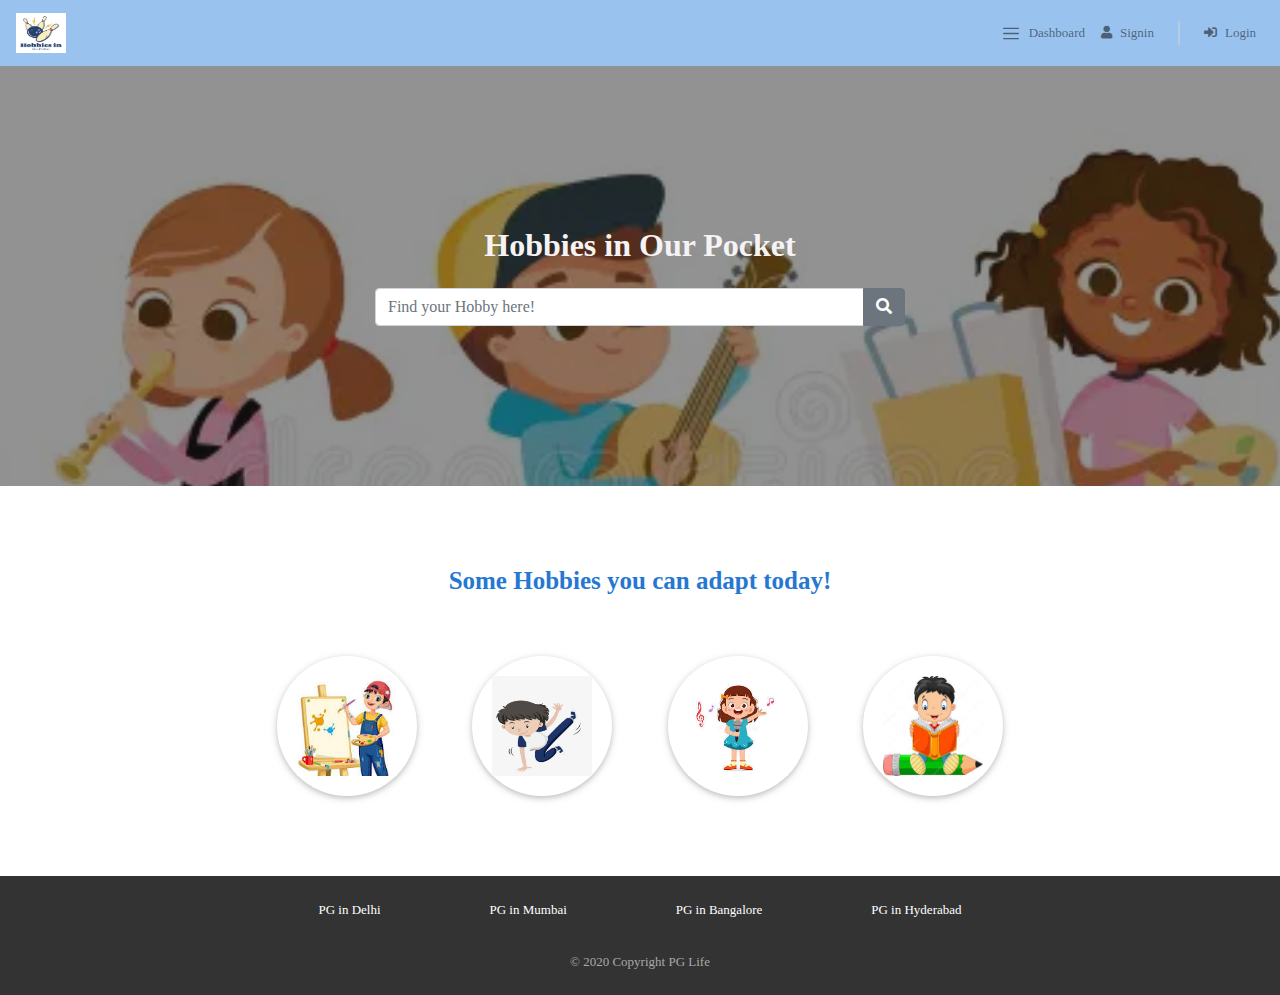
<file: index.html>
<!DOCTYPE html>
<html lang="en">

<head>
    <meta name="viewport" content="width=device-width, initial-scale=1">
    <title>Welcome | Hobbies in Our Pocket</title>

    <link href="css/bootstrap.min.css" rel="stylesheet" />
    <link href="https://use.fontawesome.com/releases/v5.11.2/css/all.css" rel="stylesheet" />
    <link href="https://fonts.googleapis.com/css2?family=Open+Sans:ital,wght@0,300;0,400;0,600;0,700;0,800;1,300;1,400;1,600;1,700;1,800&display=swap" rel="stylesheet" />
    <link href="css/common.css" rel="stylesheet" />
    <link href="css/home.css" rel="stylesheet" />
</head>

<body>
    <div class="header sticky-top">
        <nav class="navbar navbar-expand-md navbar-light">
            <a class="navbar-brand" href="index.html">
                <img src="img/logo-png.png" alt="Logo">
            </a>
            <button class="navbar-toggler" type="button" data-toggle="collapse" data-target="#my-navbar">
                <span class="navbar-toggler-icon"></span>
            </button>

            <div class="collapse navbar-collapse justify-content-end" id="my-navbar">
                <ul class="navbar-nav">
                    <li class="nav-item">
                        <a class="nav-link" href="#" data-toggle="modal" data-target="#dashboard-modal">
                            <i class="material navbar-toggler-icon"></i>Dashboard  
                        </a>
                    </li>
                    <li class="nav-item">
                        <a class="nav-link" href="#" data-toggle="modal" data-target="#signup-modal">
                            <i class="fas fa-user"></i>Signin
                        </a>
                    </li>
                    <div class="nav-vl"></div>
                    <li class="nav-item">
                        <a class="nav-link" href="#" data-toggle="modal" data-target="#login-modal">
                            <i class="fas fa-sign-in-alt"></i>Login
                        </a>
                    </li>
                </ul>
            </div>
        </nav>
    </div>

    <div id="loading">
    </div>
    
    <div class="banner-container" style="background-image: url('img/background.jpeg');">
        <h2 class="white pb-3">Hobbies in Our Pocket</h2>
        
        <form id="search-form">
            <div class="input-group city-search">
                <input type="text" class="form-control input-city" id='city' name='city' placeholder="Find your Hobby here!" />
                <div class="input-group-append">
                    <button type="submit" class="btn btn-secondary">
                        <i class="fa fa-search"></i>
                    </button>
                </div>
            </div>
        </form>
    </div>

    <div class="page-container">
        <h1 class="city-heading">
            Some Hobbies you can adapt today!
        </h1>
        <div class="row">
            <div class="city-card-container col-md">
                <a href="property_list.html">
                    <div class="city-card rounded-circle">
                        <img src="img/painting.jpeg" class="city-img" />
                    </div>
                </a>
            </div>

            <div class="city-card-container col-md">
                <a href="property_list.html">
                    <div class="city-card rounded-circle">
                        <img src="img/dancing.png" class="city-img" />
                    </div>
                </a>
            </div>

            <div class="city-card-container col-md">
                <a href="property_list.html">
                    <div class="city-card rounded-circle">
                        <img src="img/singing.jpeg" class="city-img" />
                    </div>
                </a>
            </div>

            <div class="city-card-container col-md">
                <a href="property_list.html">
                    <div class="city-card rounded-circle">
                        <img src="img/reading.jpeg" class="city-img" />
                    </div>
                </a>
            </div>
        </div>
    </div>

    <div class="modal fade" id="signup-modal" tabindex="-1" role="dialog" aria-labelledby="signup-heading" aria-hidden="true">
        <div class="modal-dialog" role="document">
            <div class="modal-content">
                <div class="modal-header">
                    <h5 class="modal-title" id="signup-heading">Signup with PGLife</h5>
                    <button type="button" class="close" data-dismiss="modal" aria-label="Close">
                        <span aria-hidden="true">&times;</span>
                    </button>
                </div>

                <div class="modal-body">
                    <form id="signup-form" class="form" role="form">
                        <div class="input-group form-group">
                            <div class="input-group-prepend">
                                <span class="input-group-text">
                                    <i class="fas fa-user"></i>
                                </span>
                            </div>
                            <input type="text" class="form-control" name="full_name" placeholder="Full Name" maxlength="30" required>
                        </div>

                        <div class="input-group form-group">
                            <div class="input-group-prepend">
                                <span class="input-group-text">
                                    <i class="fas fa-phone-alt"></i>
                                </span>
                            </div>
                            <input type="text" class="form-control" name="phone" placeholder="Phone Number" maxlength="10" minlength="10" required>
                        </div>

                        <div class="input-group form-group">
                            <div class="input-group-prepend">
                                <span class="input-group-text">
                                    <i class="fas fa-envelope"></i>
                                </span>
                            </div>
                            <input type="email" class="form-control" name="email" placeholder="Email" required>
                        </div>

                        <div class="input-group form-group">
                            <div class="input-group-prepend">
                                <span class="input-group-text">
                                    <i class="fas fa-lock"></i>
                                </span>
                            </div>
                            <input type="password" class="form-control" name="password" placeholder="Password" minlength="6" required>
                        </div>

                        <div class="input-group form-group">
                            <div class="input-group-prepend">
                                <span class="input-group-text">
                                    <i class="fas fa-university"></i>
                                </span>
                            </div>
                            <input type="text" class="form-control" name="college_name" placeholder="College Name" maxlength="150" required>
                        </div>

                        <div class="form-group">
                            <span>I'm a</span>
                            <input type="radio" class="ml-3" id="gender-male" name="gender" value="male" /> Male
                            <label for="gender-male">
                            </label>
                            <input type="radio" class="ml-3" id="gender-female" name="gender" value="female" />
                            <label for="gender-female">
                                Female
                            </label>
                        </div>

                        <div class="form-group">
                            <button type="submit" class="btn btn-block btn-primary">Create Account</button>
                        </div>
                    </form>
                </div>

                <div class="modal-footer">
                    <span>Already have an account?
                        <a href="#" data-dismiss="modal" data-toggle="modal" data-target="#login-modal">Login</a>
                    </span>
                </div>
            </div>
        </div>
    </div>

    <div class="modal fade" id="login-modal" tabindex="-1" role="dialog" aria-labelledby="login-heading" aria-hidden="true">
        <div class="modal-dialog modal-dialog-centered" role="document">
            <div class="modal-content">
                <div class="modal-header">
                    <h5 class="modal-title" id="login-heading">Login with PGLife</h5>
                    <button type="button" class="close" data-dismiss="modal" aria-label="Close">
                        <span aria-hidden="true">&times;</span>
                    </button>
                </div>

                <div class="modal-body">
                    <form id="login-form" class="form" role="form">
                        <div class="input-group form-group">
                            <div class="input-group-prepend">
                                <span class="input-group-text">
                                    <i class="fas fa-user"></i>
                                </span>
                            </div>
                            <input type="email" class="form-control" name="email" placeholder="Email" required>
                        </div>

                        <div class="input-group form-group">
                            <div class="input-group-prepend">
                                <span class="input-group-text">
                                    <i class="fas fa-lock"></i>
                                </span>
                            </div>
                            <input type="password" class="form-control" name="password" placeholder="Password" minlength="6" required>
                        </div>

                        <div class="form-group">
                            <button type="submit" class="btn btn-block btn-primary">Login</button>
                        </div>
                    </form>
                </div>

                <div class="modal-footer">
                    <span>
                        <a href="#" data-dismiss="modal" data-toggle="modal" data-target="#signup-modal">Click here</a>
                        to register a new account
                    </span>
                </div>
            </div>
        </div>
    </div>

    <div class="footer">
        <div class="page-container footer-container">
            <div class="footer-cities">
                <div class="footer-city">
                    <a href="property_list.html">PG in Delhi</a>
                </div>
                <div class="footer-city">
                    <a href="property_list.html">PG in Mumbai</a>
                </div>
                <div class="footer-city">
                    <a href="property_list.html">PG in Bangalore</a>
                </div>
                <div class="footer-city">
                    <a href="property_list.html">PG in Hyderabad</a>
                </div>
            </div>
            <div class="footer-copyright">© 2020 Copyright PG Life </div>
        </div>
    </div>

    <script type="text/javascript" src="js/jquery.js"></script>
    <script type="text/javascript" src="js/bootstrap.min.js"></script>
</body>

</html>
</file>
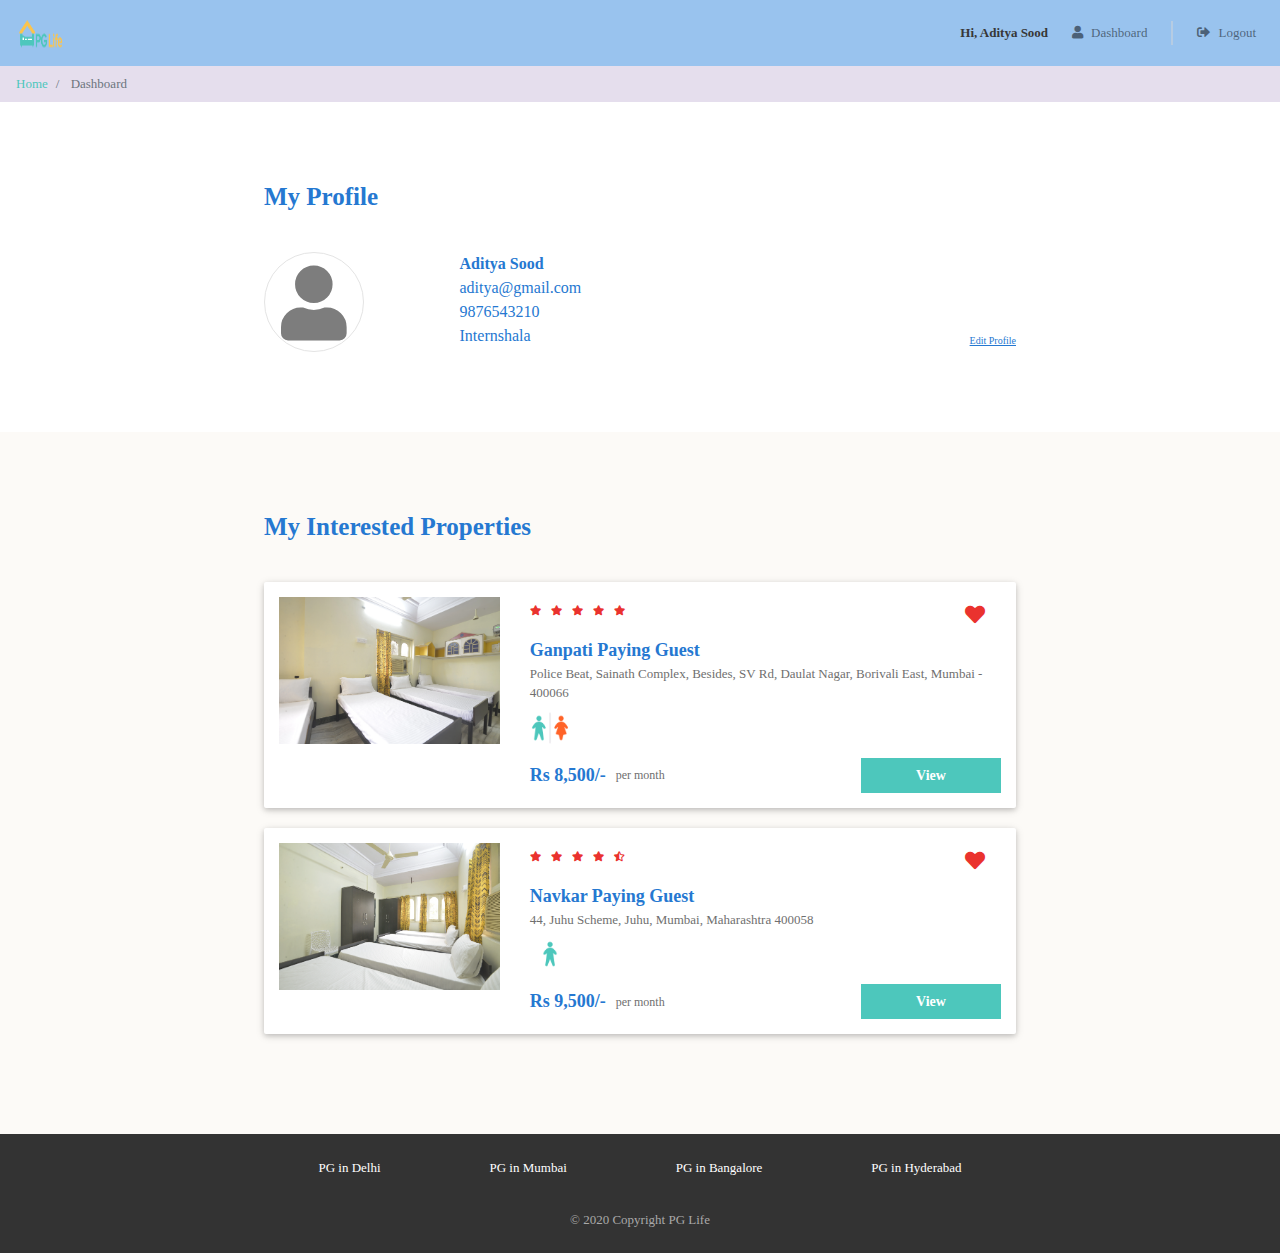
<file: dashboard.html>
<!DOCTYPE html>
<html lang="en">

<head>
    <meta name="viewport" content="width=device-width, initial-scale=1">
    <title>Dashboard | PG Life</title>

    <link href="css/bootstrap.min.css" rel="stylesheet" />
    <link href="https://use.fontawesome.com/releases/v5.11.2/css/all.css" rel="stylesheet" />
    <link href="https://fonts.googleapis.com/css2?family=Open+Sans:ital,wght@0,300;0,400;0,600;0,700;0,800;1,300;1,400;1,600;1,700;1,800&display=swap" rel="stylesheet" />
    <link href="css/common.css" rel="stylesheet" />
    <link href="css/dashboard.css" rel="stylesheet" />
</head>

<body>
<div class="header sticky-top">
        <nav class="navbar navbar-expand-md navbar-light">
            <a class="navbar-brand" href="index.html">
                <img src="img/logo.png" />
            </a>
            <button class="navbar-toggler" type="button" data-toggle="collapse" data-target="#my-navbar">
                <span class="navbar-toggler-icon"></span>
            </button>

            <div class="collapse navbar-collapse justify-content-end" id="my-navbar">
                <ul class="navbar-nav">
                    <div class='nav-name'>
                        Hi, Aditya Sood
                    </div>
                    <li class="nav-item">
                        <a class="nav-link" href="dashboard.html">
                            <i class="fas fa-user"></i>Dashboard
                        </a>
                    </li>
                    <div class="nav-vl"></div>
                    <li class="nav-item">
                        <a class="nav-link" href="#">
                            <i class="fas fa-sign-out-alt"></i>Logout
                        </a>
                    </li>
                </ul>
            </div>
        </nav>
    </div>

    <div id="loading">
    </div>

    <nav aria-label="breadcrumb">
        <ol class="breadcrumb py-2">
            <li class="breadcrumb-item">
                <a href="index.html">Home</a>
            </li>
            <li class="breadcrumb-item active" aria-current="page">
                Dashboard
            </li>
        </ol>
    </nav>

    <div class="my-profile page-container">
        <h1>My Profile</h1>
        <div class="row">
            <div class="col-md-3 profile-img-container">
                <i class="fas fa-user profile-img"></i>
            </div>
            <div class="col-md-9">
                <div class="row no-gutters justify-content-between align-items-end">
                    <div class="profile">
                        <div class="name">Aditya Sood</div>
                        <div class="email">aditya@gmail.com</div>
                        <div class="phone">9876543210</div>
                        <div class="college">Internshala</div>
                    </div>
                    <div class="edit">
                        <div class="edit-profile">Edit Profile</div>
                    </div>
                </div>
            </div>
        </div>
    </div>

    <div class="my-interested-properties">
        <div class="page-container">
            <h1>My Interested Properties</h1>

            <div class="property-card property-id-1 row">
                <div class="image-container col-md-4">
                    <img src="img/properties/1/eace7b9114fd6046.jpg" />
                </div>
                <div class="content-container col-md-8">
                    <div class="row no-gutters justify-content-between">
                        <div class="star-container" title="4.8">
                            <i class="fas fa-star"></i>
                            <i class="fas fa-star"></i>
                            <i class="fas fa-star"></i>
                            <i class="fas fa-star"></i>
                            <i class="fas fa-star"></i>
                        </div>
                        <div class="interested-container">
                            <i class="is-interested-image fas fa-heart" property_id="1"></i>
                        </div>
                    </div>
                    <div class="detail-container">
                        <div class="property-name">Ganpati Paying Guest</div>
                        <div class="property-address">Police Beat, Sainath Complex, Besides, SV Rd, Daulat Nagar, Borivali East, Mumbai - 400066</div>
                        <div class="property-gender">
                            <img src="img/unisex.png">
                        </div>
                    </div>
                    <div class="row no-gutters">
                        <div class="rent-container col-6">
                            <div class="rent">Rs 8,500/-</div>
                            <div class="rent-unit">per month</div>
                        </div>
                        <div class="button-container col-6">
                            <a href="property_detail.html" class="btn btn-primary">View</a>
                        </div>
                    </div>
                </div>
            </div>

            <div class="property-card property-id-2 row">
                <div class="image-container col-md-4">
                    <img src="img/properties/1/1d4f0757fdb86d5f.jpg" />
                </div>
                <div class="content-container col-md-8">
                    <div class="row no-gutters justify-content-between">
                        <div class="star-container" title="4.5">
                            <i class="fas fa-star"></i>
                            <i class="fas fa-star"></i>
                            <i class="fas fa-star"></i>
                            <i class="fas fa-star"></i>
                            <i class="fas fa-star-half-alt"></i>
                        </div>
                        <div class="interested-container">
                            <i class="is-interested-image fas fa-heart" property_id="2"></i>
                        </div>
                    </div>
                    <div class="detail-container">
                        <div class="property-name">Navkar Paying Guest</div>
                        <div class="property-address">44, Juhu Scheme, Juhu, Mumbai, Maharashtra 400058</div>
                        <div class="property-gender">
                            <img src="img/male.png">
                        </div>
                    </div>
                    <div class="row no-gutters">
                        <div class="rent-container col-6">
                            <div class="rent">Rs 9,500/-</div>
                            <div class="rent-unit">per month</div>
                        </div>
                        <div class="button-container col-6">
                            <a href="property_detail.html" class="btn btn-primary">View</a>
                        </div>
                    </div>
                </div>
            </div>


        </div>
    </div>

    <div class="footer">
        <div class="page-container footer-container">
            <div class="footer-cities">
                <div class="footer-city">
                    <a href="property_list.html">PG in Delhi</a>
                </div>
                <div class="footer-city">
                    <a href="property_list.html">PG in Mumbai</a>
                </div>
                <div class="footer-city">
                    <a href="property_list.html">PG in Bangalore</a>
                </div>
                <div class="footer-city">
                    <a href="property_list.html">PG in Hyderabad</a>
                </div>
            </div>
            <div class="footer-copyright">© 2020 Copyright PG Life </div>
        </div>
    </div>

    <script type="text/javascript" src="js/jquery.js"></script>
    <script type="text/javascript" src="js/bootstrap.min.js"></script>
</body>

</html>
</file>
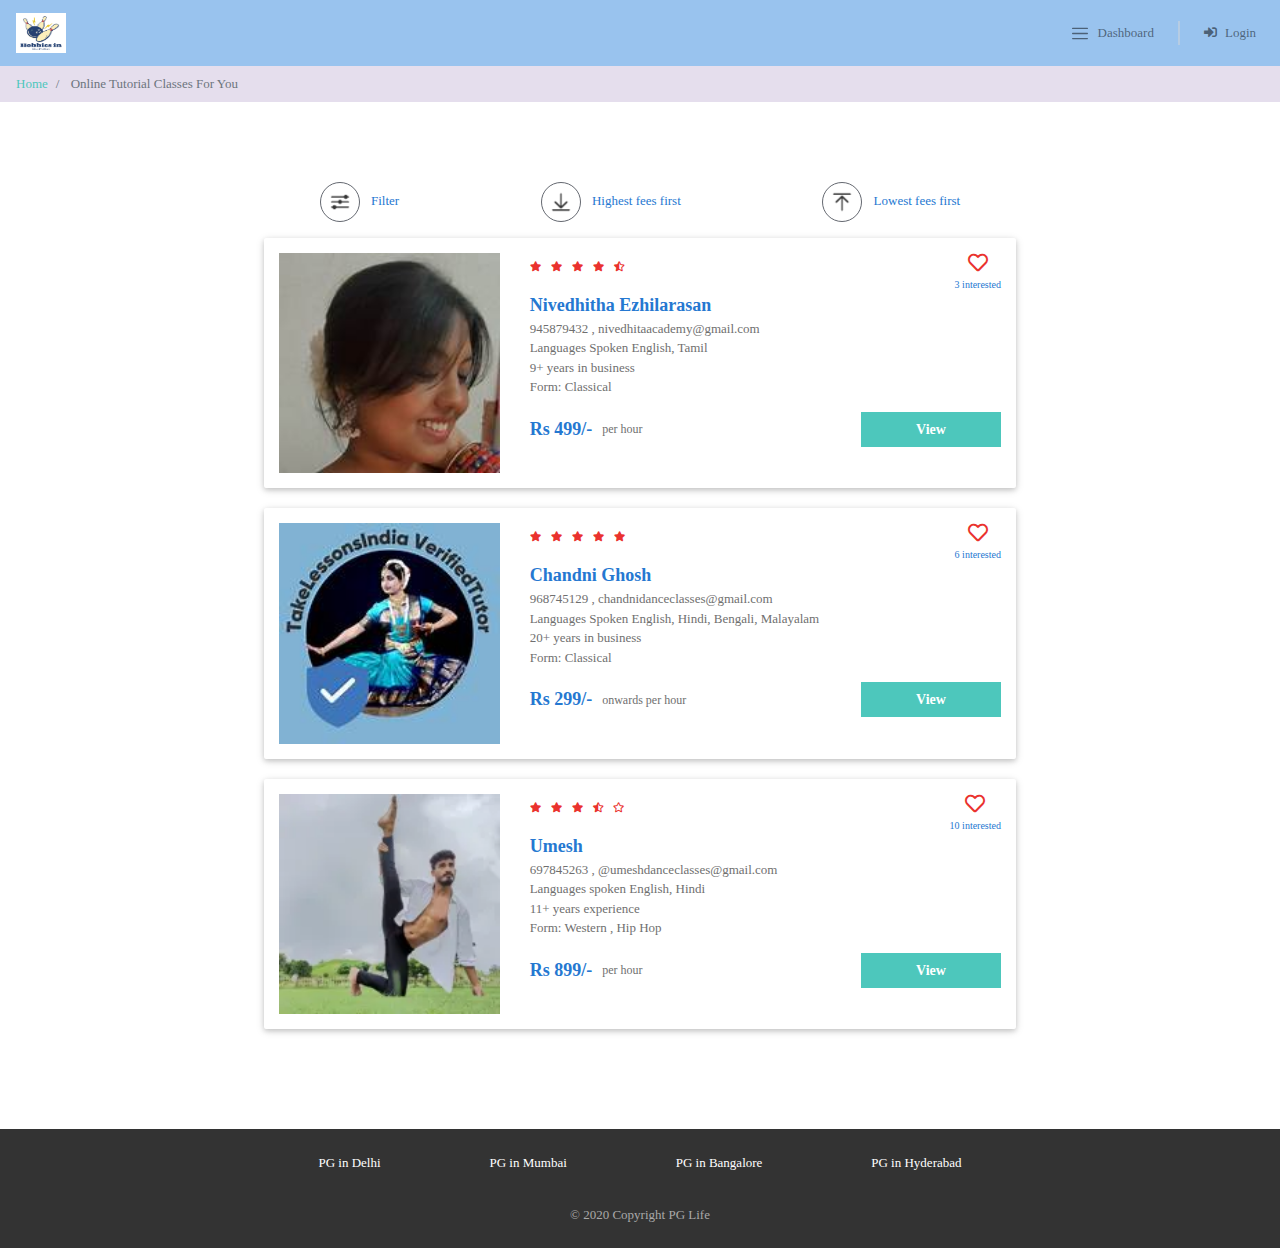
<file: online dance.html>
<!DOCTYPE html>
<html lang="en">

<head>
    <meta name="viewport" content="width=device-width, initial-scale=1">
    <title>Online Tutorial Classes for you | Hobbies in Our Pocket</title>

    <link href="css/bootstrap.min.css" rel="stylesheet" />
    <link href="https://use.fontawesome.com/releases/v5.11.2/css/all.css" rel="stylesheet" />
    <link href="https://fonts.googleapis.com/css2?family=Open+Sans:ital,wght@0,300;0,400;0,600;0,700;0,800;1,300;1,400;1,600;1,700;1,800&display=swap" rel="stylesheet" />
    <link href="css/common.css" rel="stylesheet" />
    <link href="css/property_list.css" rel="stylesheet" />
</head>

<body>
    <div class="header sticky-top">
        <nav class="navbar navbar-expand-md navbar-light">
            <a class="navbar-brand" href="index.html">
                <img src="img/logo-png.png" />
            </a>
            <button class="navbar-toggler" type="button" data-toggle="collapse" data-target="#my-navbar">
                <span class="navbar-toggler-icon"></span>
            </button>

            <div class="collapse navbar-collapse justify-content-end" id="my-navbar">
                <ul class="navbar-nav">
                    <li class="nav-item">
                        <a class="nav-link" href="#" data-toggle="modal" data-target="#signup-modal">
                            <i class="material navbar-toggler-icon"></i>Dashboard
                        </a>
                    </li>
                    <div class="nav-vl"></div>
                    <li class="nav-item">
                        <a class="nav-link" href="#" data-toggle="modal" data-target="#login-modal">
                            <i class="fas fa-sign-in-alt"></i>Login
                        </a>
                    </li>
                </ul>
            </div>
        </nav>
    </div>

    <div id="loading">
    </div>

    <nav aria-label="breadcrumb">
        <ol class="breadcrumb py-2">
            <li class="breadcrumb-item">
                <a href="index.html">Home</a>
            </li>
            <li class="breadcrumb-item active" aria-current="page">
                Online Tutorial Classes For You
            </li>
        </ol>
    </nav>

    <div class="page-container">
        <div class="filter-bar row justify-content-around">
            <div class="col-auto" data-toggle="modal" data-target="#filter-modal">
                <img src="img/filter.png" alt="filter" />
                <span>Filter</span>
            </div>
            <div class="col-auto">
                <img src="img/desc.png" alt="sort-desc" />
                <span>Highest fees first</span>
            </div>
            <div class="col-auto">
                <img src="img/asc.png" alt="sort-asc" />
                <span>Lowest fees first</span>
            </div>
        </div>

        
        <div class="property-card row">
            <div class="image-container col-md-4">
                <img src="img/dance 1.jpeg" />
            </div>
            <div class="content-container col-md-8">
                <div class="row no-gutters justify-content-between">
                    <div class="star-container" title="4.5">
                        <i class="fas fa-star"></i>
                        <i class="fas fa-star"></i>
                        <i class="fas fa-star"></i>
                        <i class="fas fa-star"></i>
                        <i class="fas fa-star-half-alt"></i>
                    </div>
                    <div class="interested-container">
                        <i class="far fa-heart"></i>
                        <div class="interested-text">3 interested</div>
                    </div>
                </div>
                <div class="detail-container">
                    <div class="property-name">Nivedhitha Ezhilarasan
                         
                        </div>
                    <div class="property-address">945879432 , nivedhitaacademy@gmail.com <br>Languages Spoken English, Tamil<br>9+ years in business <br> Form: Classical</div>
                    <div class="property-gender">
                        
                    </div>
                </div>
                <div class="row no-gutters">
                    <div class="rent-container col-6">
                        <div class="rent">Rs 499/-</div>
                        <div class="rent-unit">per hour</div>
                    </div>
                    <div class="button-container col-6">
                        <a href="property_detail.html" class="btn btn-primary">View</a>
                    </div>
                </div>
            </div>
        </div>

        <div class="property-card row">
            <div class="image-container col-md-4">
                <img src="img/dance 2.jpeg" />
            </div>
            <div class="content-container col-md-8">
                <div class="row no-gutters justify-content-between">
                    <div class="star-container" title="4.8">
                        <i class="fas fa-star"></i>
                        <i class="fas fa-star"></i>
                        <i class="fas fa-star"></i>
                        <i class="fas fa-star"></i>
                        <i class="fas fa-star"></i>
                    </div>
                    <div class="interested-container">
                        <i class="far fa-heart"></i>
                        <div class="interested-text">6 interested</div>
                    </div>
                </div>
                <div class="detail-container">
                    <div class="property-name">Chandni Ghosh</div>
                    <div class="property-address">968745129 , chandnidanceclasses@gmail.com<br> Languages Spoken
                        English, Hindi, Bengali, Malayalam<br>20+ years in business<br>Form: Classical</div>
                    <div class="property-gender">
                      
                    </div>
                </div>
                <div class="row no-gutters">
                    <div class="rent-container col-6">
                        <div class="rent">Rs 299/-</div>
                        <div class="rent-unit">onwards per hour</div>
                    </div>
                    <div class="button-container col-6">
                        <a href="property_detail.html" class="btn btn-primary">View</a>
                    </div>
                </div>
            </div>
        </div>

        <div class="property-card row">
            <div class="image-container col-md-4">
                <img src="img/dance 3.webp" />
            </div>
            <div class="content-container col-md-8">
                <div class="row no-gutters justify-content-between">
                    <div class="star-container" title="5">
                        <i class="fas fa-star"></i>
                        <i class="fas fa-star"></i>
                        <i class="fas fa-star"></i>
                        <i class="fas fa-star-half-alt"></i>
                        <i class="far fa-star"></i>
                    </div>
                    <div class="interested-container">
                        <i class="far fa-heart"></i>
                        <div class="interested-text">10 interested</div>
                    </div>
                </div>
                <div class="detail-container">
                    <div class="property-name">Umesh </div>
                    <div class="property-address">697845263 , @umeshdanceclasses@gmail.com<br>Languages spoken English, Hindi <br>11+ years experience<br> Form: Western , Hip Hop</div>
                    <div class="property-gender">
                        
                    </div>
                </div>
                <div class="row no-gutters">
                    <div class="rent-container col-6">
                        <div class="rent">Rs 899/-</div>
                        <div class="rent-unit">per hour</div>
                    </div>
                    <div class="button-container col-6">
                        <a href="property_detail.html" class="btn btn-primary">View</a>
                    </div>
                </div>
            </div>
        </div>
    </div>

    <div class="modal fade" id="filter-modal" tabindex="-1" role="dialog" aria-labelledby="filter-heading" aria-hidden="true">
        <div class="modal-dialog modal-dialog-centered" role="document">
            <div class="modal-content">
                <div class="modal-header">
                    <h3 class="modal-title" id="filter-heading">Filters</h3>
                    <button type="button" class="close" data-dismiss="modal" aria-label="Close">
                        <span aria-hidden="true">&times;</span>
                    </button>
                </div>

                <div class="modal-body">
                    <h5>Gender</h5>
                    <hr />
                    <div>
                        <button class="btn btn-outline-dark btn-active">
                            No Filter
                        </button>
                        <button class="btn btn-outline-dark">
                            <i class="fas fa-venus-mars"></i>Unisex
                        </button>
                        <button class="btn btn-outline-dark">
                            <i class="fas fa-mars"></i>Male
                        </button>
                        <button class="btn btn-outline-dark">
                            <i class="fas fa-venus"></i>Female
                        </button>
                    </div>
                </div>

                <div class="modal-footer">
                    <button data-dismiss="modal" class="btn btn-success">Okay</button>
                </div>
            </div>
        </div>
    </div>

    <div class="modal fade" id="signup-modal" tabindex="-1" role="dialog" aria-labelledby="signup-heading" aria-hidden="true">
        <div class="modal-dialog" role="document">
            <div class="modal-content">
                <div class="modal-header">
                    <h5 class="modal-title" id="signup-heading">Signup with PGLife</h5>
                    <button type="button" class="close" data-dismiss="modal" aria-label="Close">
                        <span aria-hidden="true">&times;</span>
                    </button>
                </div>

                <div class="modal-body">
                    <form id="signup-form" class="form" role="form">
                        <div class="input-group form-group">
                            <div class="input-group-prepend">
                                <span class="input-group-text">
                                    <i class="fas fa-user"></i>
                                </span>
                            </div>
                            <input type="text" class="form-control" name="full_name" placeholder="Full Name" maxlength="30" required>
                        </div>

                        <div class="input-group form-group">
                            <div class="input-group-prepend">
                                <span class="input-group-text">
                                    <i class="fas fa-phone-alt"></i>
                                </span>
                            </div>
                            <input type="text" class="form-control" name="phone" placeholder="Phone Number" maxlength="10" minlength="10" required>
                        </div>

                        <div class="input-group form-group">
                            <div class="input-group-prepend">
                                <span class="input-group-text">
                                    <i class="fas fa-envelope"></i>
                                </span>
                            </div>
                            <input type="email" class="form-control" name="email" placeholder="Email" required>
                        </div>

                        <div class="input-group form-group">
                            <div class="input-group-prepend">
                                <span class="input-group-text">
                                    <i class="fas fa-lock"></i>
                                </span>
                            </div>
                            <input type="password" class="form-control" name="password" placeholder="Password" minlength="6" required>
                        </div>

                        <div class="input-group form-group">
                            <div class="input-group-prepend">
                                <span class="input-group-text">
                                    <i class="fas fa-university"></i>
                                </span>
                            </div>
                            <input type="text" class="form-control" name="college_name" placeholder="College Name" maxlength="150" required>
                        </div>

                        <div class="form-group">
                            <span>I'm a</span>
                            <input type="radio" class="ml-3" id="gender-male" name="gender" value="male" /> Male
                            <label for="gender-male">
                            </label>
                            <input type="radio" class="ml-3" id="gender-female" name="gender" value="female" />
                            <label for="gender-female">
                                Female
                            </label>
                        </div>

                        <div class="form-group">
                            <button type="submit" class="btn btn-block btn-primary">Create Account</button>
                        </div>
                    </form>
                </div>

                <div class="modal-footer">
                    <span>Already have an account?
                        <a href="#" data-dismiss="modal" data-toggle="modal" data-target="#login-modal">Login</a>
                    </span>
                </div>
            </div>
        </div>
    </div>

    <div class="modal fade" id="login-modal" tabindex="-1" role="dialog" aria-labelledby="login-heading" aria-hidden="true">
        <div class="modal-dialog modal-dialog-centered" role="document">
            <div class="modal-content">
                <div class="modal-header">
                    <h5 class="modal-title" id="login-heading">Login with PGLife</h5>
                    <button type="button" class="close" data-dismiss="modal" aria-label="Close">
                        <span aria-hidden="true">&times;</span>
                    </button>
                </div>

                <div class="modal-body">
                    <form id="login-form" class="form" role="form">
                        <div class="input-group form-group">
                            <div class="input-group-prepend">
                                <span class="input-group-text">
                                    <i class="fas fa-user"></i>
                                </span>
                            </div>
                            <input type="email" class="form-control" name="email" placeholder="Email" required>
                        </div>

                        <div class="input-group form-group">
                            <div class="input-group-prepend">
                                <span class="input-group-text">
                                    <i class="fas fa-lock"></i>
                                </span>
                            </div>
                            <input type="password" class="form-control" name="password" placeholder="Password" minlength="6" required>
                        </div>

                        <div class="form-group">
                            <button type="submit" class="btn btn-block btn-primary">Login</button>
                        </div>
                    </form>
                </div>

                <div class="modal-footer">
                    <span>
                        <a href="#" data-dismiss="modal" data-toggle="modal" data-target="#signup-modal">Click here</a>
                        to register a new account
                    </span>
                </div>
            </div>
        </div>
    </div>

    <div class="footer">
        <div class="page-container footer-container">
            <div class="footer-cities">
                <div class="footer-city">
                    <a href="property_list.html">PG in Delhi</a>
                </div>
                <div class="footer-city">
                    <a href="property_list.html">PG in Mumbai</a>
                </div>
                <div class="footer-city">
                    <a href="property_list.html">PG in Bangalore</a>
                </div>
                <div class="footer-city">
                    <a href="property_list.html">PG in Hyderabad</a>
                </div>
            </div>
            <div class="footer-copyright">© 2020 Copyright PG Life </div>
        </div>
    </div>

    <script type="text/javascript" src="js/jquery.js"></script>
    <script type="text/javascript" src="js/bootstrap.min.js"></script>
</body>

</html>
</file>
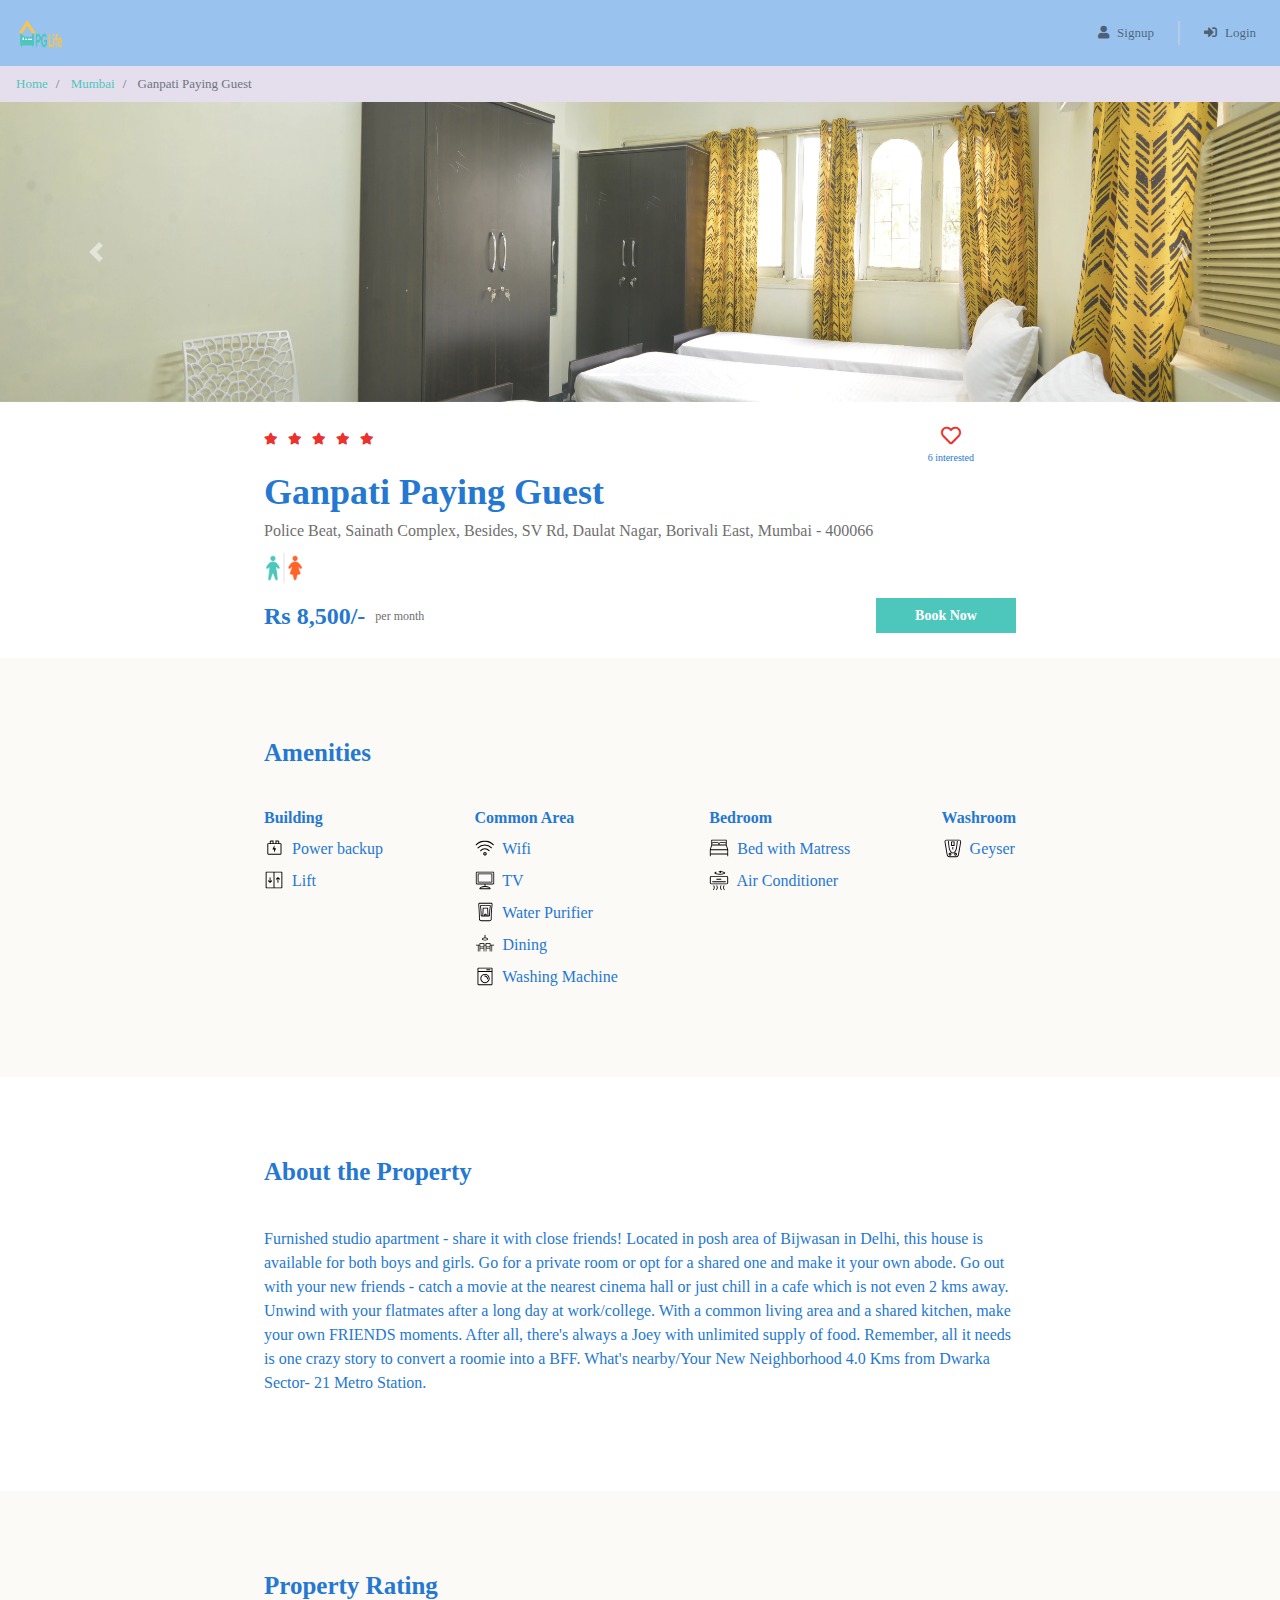
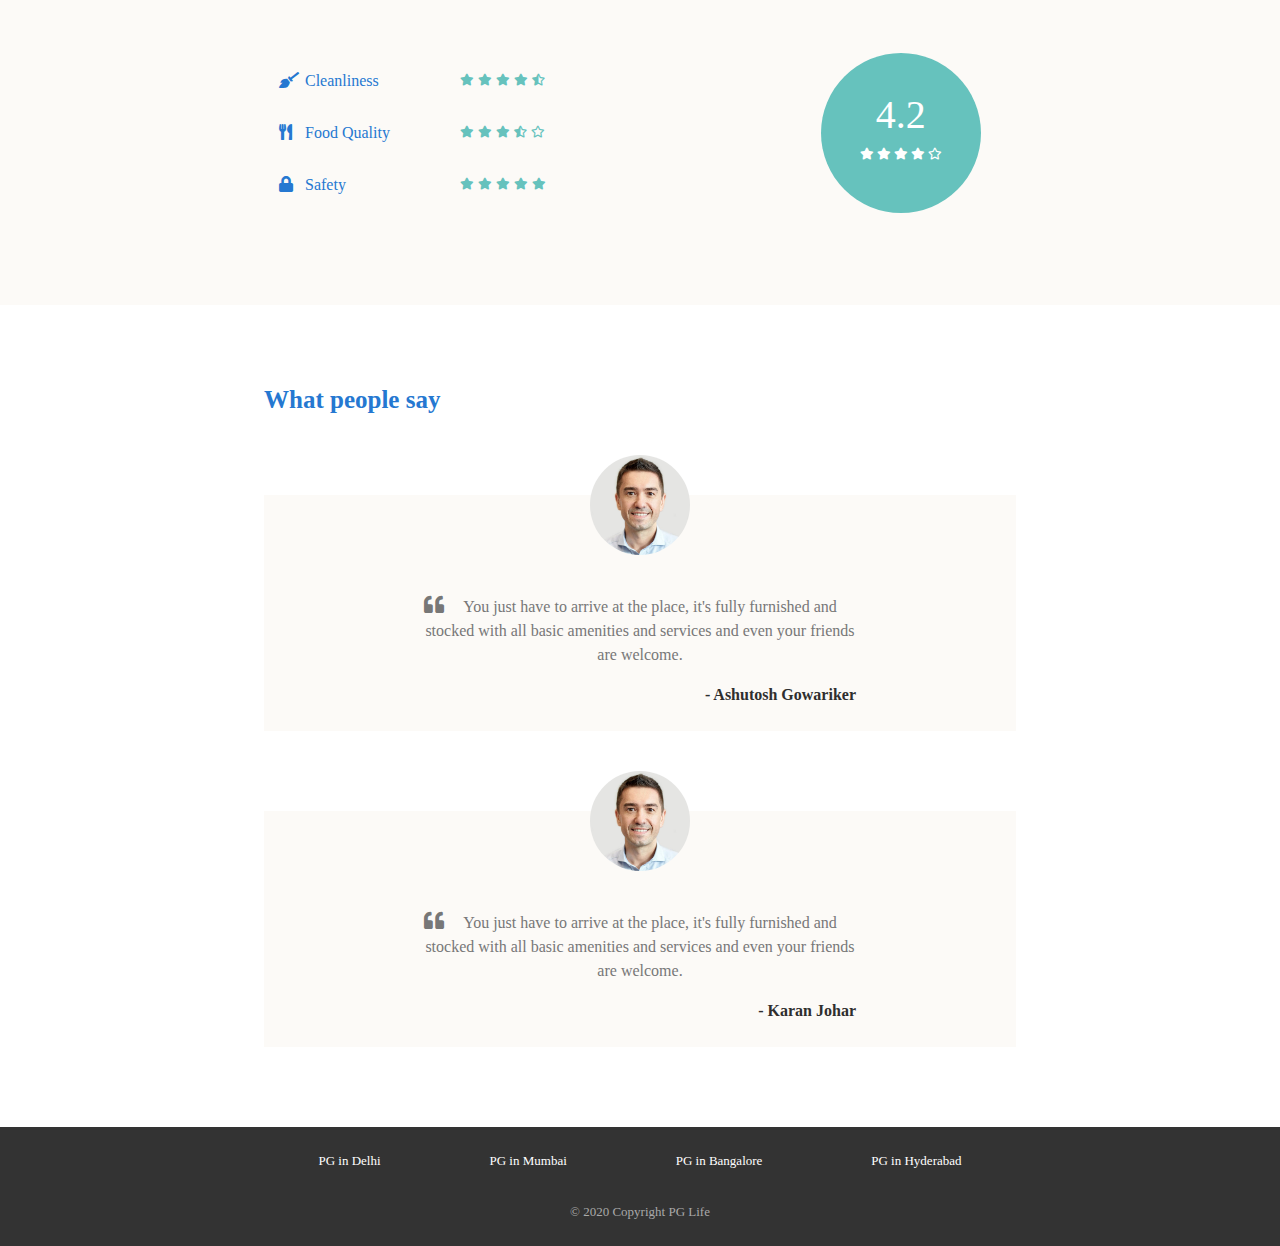
<file: property_detail.html>
<!DOCTYPE html>
<html lang="en">

<head>
    <meta name="viewport" content="width=device-width, initial-scale=1">
    <title>Ganpati Paying Guest | PG Life</title>

    <link href="css/bootstrap.min.css" rel="stylesheet" />
    <link href="https://use.fontawesome.com/releases/v5.11.2/css/all.css" rel="stylesheet" />
    <link href="https://fonts.googleapis.com/css2?family=Open+Sans:ital,wght@0,300;0,400;0,600;0,700;0,800;1,300;1,400;1,600;1,700;1,800&display=swap" rel="stylesheet" />
    <link href="css/common.css" rel="stylesheet" />
    <link href="css/property_detail.css" rel="stylesheet" />
</head>

<body>
    <div class="header sticky-top">
        <nav class="navbar navbar-expand-md navbar-light">
            <a class="navbar-brand" href="index.html">
                <img src="img/logo.png" />
            </a>
            <button class="navbar-toggler" type="button" data-toggle="collapse" data-target="#my-navbar">
                <span class="navbar-toggler-icon"></span>
            </button>

            <div class="collapse navbar-collapse justify-content-end" id="my-navbar">
                <ul class="navbar-nav">
                    <li class="nav-item">
                        <a class="nav-link" href="#" data-toggle="modal" data-target="#signup-modal">
                            <i class="fas fa-user"></i>Signup
                        </a>
                    </li>
                    <div class="nav-vl"></div>
                    <li class="nav-item">
                        <a class="nav-link" href="#" data-toggle="modal" data-target="#login-modal">
                            <i class="fas fa-sign-in-alt"></i>Login
                        </a>
                    </li>
                </ul>
            </div>
        </nav>
    </div>

    <div id="loading">
    </div>

    <nav aria-label="breadcrumb">
        <ol class="breadcrumb py-2">
            <li class="breadcrumb-item">
                <a href="index.html">Home</a>
            </li>
            <li class="breadcrumb-item">
                <a href="property_list.html">Mumbai</a>
            </li>
            <li class="breadcrumb-item active" aria-current="page">
                Ganpati Paying Guest
            </li>
        </ol>
    </nav>

    <div id="property-images" class="carousel slide" data-ride="carousel">
        <ol class="carousel-indicators">
            <li data-target="#property-images" data-slide-to="0" class="active"></li>
            <li data-target="#property-images" data-slide-to="1" class=""></li>
            <li data-target="#property-images" data-slide-to="2" class=""></li>
        </ol>
        <div class="carousel-inner">
            <div class="carousel-item active">
                <img class="d-block w-100" src="img/properties/1/1d4f0757fdb86d5f.jpg" alt="slide">
            </div>
            <div class="carousel-item">
                <img class="d-block w-100" src="img/properties/1/46ebbb537aa9fb0a.jpg" alt="slide">
            </div>
            <div class="carousel-item">
                <img class="d-block w-100" src="img/properties/1/eace7b9114fd6046.jpg" alt="slide">
            </div>
        </div>
        <a class="carousel-control-prev" href="#property-images" role="button" data-slide="prev">
            <span class="carousel-control-prev-icon" aria-hidden="true"></span>
            <span class="sr-only">Previous</span>
        </a>
        <a class="carousel-control-next" href="#property-images" role="button" data-slide="next">
            <span class="carousel-control-next-icon" aria-hidden="true"></span>
            <span class="sr-only">Next</span>
        </a>
    </div>

    <div class="property-summary page-container">
        <div class="row no-gutters justify-content-between">
            <div class="star-container" title="4.8">
                <i class="fas fa-star"></i>
                <i class="fas fa-star"></i>
                <i class="fas fa-star"></i>
                <i class="fas fa-star"></i>
                <i class="fas fa-star"></i>
            </div>
            <div class="interested-container">
                <i class="is-interested-image far fa-heart"></i>
                <div class="interested-text">
                    <span class="interested-user-count">6</span> interested
                </div>
            </div>
        </div>
        <div class="detail-container">
            <div class="property-name">Ganpati Paying Guest</div>
            <div class="property-address">Police Beat, Sainath Complex, Besides, SV Rd, Daulat Nagar, Borivali East, Mumbai - 400066</div>
            <div class="property-gender">
                <img src="img/unisex.png" />
            </div>
        </div>
        <div class="row no-gutters">
            <div class="rent-container col-6">
                <div class="rent">Rs 8,500/-</div>
                <div class="rent-unit">per month</div>
            </div>
            <div class="button-container col-6">
                <a href="#" class="btn btn-primary">Book Now</a>
            </div>
        </div>
    </div>

    <div class="property-amenities">
        <div class="page-container">
            <h1>Amenities</h1>
            <div class="row justify-content-between">
                <div class="col-md-auto">
                    <h5>Building</h5>
                    <div class="amenity-container">
                        <img src="img/amenities/powerbackup.svg">
                        <span>Power backup</span>
                    </div>
                    <div class="amenity-container">
                        <img src="img/amenities/lift.svg">
                        <span>Lift</span>
                    </div>
                </div>

                <div class="col-md-auto">
                    <h5>Common Area</h5>
                    <div class="amenity-container">
                        <img src="img/amenities/wifi.svg">
                        <span>Wifi</span>
                    </div>
                    <div class="amenity-container">
                        <img src="img/amenities/tv.svg">
                        <span>TV</span>
                    </div>
                    <div class="amenity-container">
                        <img src="img/amenities/rowater.svg">
                        <span>Water Purifier</span>
                    </div>
                    <div class="amenity-container">
                        <img src="img/amenities/dining.svg">
                        <span>Dining</span>
                    </div>
                    <div class="amenity-container">
                        <img src="img/amenities/washingmachine.svg">
                        <span>Washing Machine</span>
                    </div>
                </div>

                <div class="col-md-auto">
                    <h5>Bedroom</h5>
                    <div class="amenity-container">
                        <img src="img/amenities/bed.svg">
                        <span>Bed with Matress</span>
                    </div>
                    <div class="amenity-container">
                        <img src="img/amenities/ac.svg">
                        <span>Air Conditioner</span>
                    </div>
                </div>

                <div class="col-md-auto">
                    <h5>Washroom</h5>
                    <div class="amenity-container">
                        <img src="img/amenities/geyser.svg">
                        <span>Geyser</span>
                    </div>
                </div>
            </div>
        </div>
    </div>

    <div class="property-about page-container">
        <h1>About the Property</h1>
        <p>Furnished studio apartment - share it with close friends! Located in posh area of Bijwasan in Delhi, this house is available for both boys and girls. Go for a private room or opt for a shared one and make it your own abode. Go out with your new friends - catch a movie at the nearest cinema hall or just chill in a cafe which is not even 2 kms away. Unwind with your flatmates after a long day at work/college. With a common living area and a shared kitchen, make your own FRIENDS moments. After all, there's always a Joey with unlimited supply of food. Remember, all it needs is one crazy story to convert a roomie into a BFF. What's nearby/Your New Neighborhood 4.0 Kms from Dwarka Sector- 21 Metro Station.</p>
    </div>

    <div class="property-rating">
        <div class="page-container">
            <h1>Property Rating</h1>
            <div class="row align-items-center justify-content-between">
                <div class="col-md-6">
                    <div class="rating-criteria row">
                        <div class="col-6">
                            <i class="rating-criteria-icon fas fa-broom"></i>
                            <span class="rating-criteria-text">Cleanliness</span>
                        </div>
                        <div class="rating-criteria-star-container col-6" title="4.3">
                            <i class="fas fa-star"></i>
                            <i class="fas fa-star"></i>
                            <i class="fas fa-star"></i>
                            <i class="fas fa-star"></i>
                            <i class="fas fa-star-half-alt"></i>
                        </div>
                    </div>

                    <div class="rating-criteria row">
                        <div class="col-6">
                            <i class="rating-criteria-icon fas fa-utensils"></i>
                            <span class="rating-criteria-text">Food Quality</span>
                        </div>
                        <div class="rating-criteria-star-container col-6" title="3.4">
                            <i class="fas fa-star"></i>
                            <i class="fas fa-star"></i>
                            <i class="fas fa-star"></i>
                            <i class="fas fa-star-half-alt"></i>
                            <i class="far fa-star"></i>
                        </div>
                    </div>

                    <div class="rating-criteria row">
                        <div class="col-6">
                            <i class="rating-criteria-icon fa fa-lock"></i>
                            <span class="rating-criteria-text">Safety</span>
                        </div>
                        <div class="rating-criteria-star-container col-6" title="4.8">
                            <i class="fas fa-star"></i>
                            <i class="fas fa-star"></i>
                            <i class="fas fa-star"></i>
                            <i class="fas fa-star"></i>
                            <i class="fas fa-star"></i>
                        </div>
                    </div>
                </div>

                <div class="col-md-4">
                    <div class="rating-circle">
                        <div class="total-rating">4.2</div>
                        <div class="rating-circle-star-container">
                            <i class="fas fa-star"></i>
                            <i class="fas fa-star"></i>
                            <i class="fas fa-star"></i>
                            <i class="fas fa-star"></i>
                            <i class="far fa-star"></i>
                        </div>
                    </div>
                </div>
            </div>
        </div>
    </div>

    <div class="property-testimonials page-container">
        <h1>What people say</h1>
        <div class="testimonial-block">
            <div class="testimonial-image-container">
                <img class="testimonial-img" src="img/man.png">
            </div>
            <div class="testimonial-text">
                <i class="fa fa-quote-left" aria-hidden="true"></i>
                <p>You just have to arrive at the place, it's fully furnished and stocked with all basic amenities and services and even your friends are welcome.</p>
            </div>
            <div class="testimonial-name">- Ashutosh Gowariker</div>
        </div>
        <div class="testimonial-block">
            <div class="testimonial-image-container">
                <img class="testimonial-img" src="img/man.png">
            </div>
            <div class="testimonial-text">
                <i class="fa fa-quote-left" aria-hidden="true"></i>
                <p>You just have to arrive at the place, it's fully furnished and stocked with all basic amenities and services and even your friends are welcome.</p>
            </div>
            <div class="testimonial-name">- Karan Johar</div>
        </div>
    </div>

    <div class="modal fade" id="signup-modal" tabindex="-1" role="dialog" aria-labelledby="signup-heading" aria-hidden="true">
        <div class="modal-dialog" role="document">
            <div class="modal-content">
                <div class="modal-header">
                    <h5 class="modal-title" id="signup-heading">Signup with PGLife</h5>
                    <button type="button" class="close" data-dismiss="modal" aria-label="Close">
                        <span aria-hidden="true">&times;</span>
                    </button>
                </div>

                <div class="modal-body">
                    <form id="signup-form" class="form" role="form">
                        <div class="input-group form-group">
                            <div class="input-group-prepend">
                                <span class="input-group-text">
                                    <i class="fas fa-user"></i>
                                </span>
                            </div>
                            <input type="text" class="form-control" name="full_name" placeholder="Full Name" maxlength="30" required>
                        </div>

                        <div class="input-group form-group">
                            <div class="input-group-prepend">
                                <span class="input-group-text">
                                    <i class="fas fa-phone-alt"></i>
                                </span>
                            </div>
                            <input type="text" class="form-control" name="phone" placeholder="Phone Number" maxlength="10" minlength="10" required>
                        </div>

                        <div class="input-group form-group">
                            <div class="input-group-prepend">
                                <span class="input-group-text">
                                    <i class="fas fa-envelope"></i>
                                </span>
                            </div>
                            <input type="email" class="form-control" name="email" placeholder="Email" required>
                        </div>

                        <div class="input-group form-group">
                            <div class="input-group-prepend">
                                <span class="input-group-text">
                                    <i class="fas fa-lock"></i>
                                </span>
                            </div>
                            <input type="password" class="form-control" name="password" placeholder="Password" minlength="6" required>
                        </div>

                        <div class="input-group form-group">
                            <div class="input-group-prepend">
                                <span class="input-group-text">
                                    <i class="fas fa-university"></i>
                                </span>
                            </div>
                            <input type="text" class="form-control" name="college_name" placeholder="College Name" maxlength="150" required>
                        </div>

                        <div class="form-group">
                            <span>I'm a</span>
                            <input type="radio" class="ml-3" id="gender-male" name="gender" value="male" /> Male
                            <label for="gender-male">
                            </label>
                            <input type="radio" class="ml-3" id="gender-female" name="gender" value="female" />
                            <label for="gender-female">
                                Female
                            </label>
                        </div>

                        <div class="form-group">
                            <button type="submit" class="btn btn-block btn-primary">Create Account</button>
                        </div>
                    </form>
                </div>

                <div class="modal-footer">
                    <span>Already have an account?
                        <a href="#" data-dismiss="modal" data-toggle="modal" data-target="#login-modal">Login</a>
                    </span>
                </div>
            </div>
        </div>
    </div>

    <div class="modal fade" id="login-modal" tabindex="-1" role="dialog" aria-labelledby="login-heading" aria-hidden="true">
        <div class="modal-dialog modal-dialog-centered" role="document">
            <div class="modal-content">
                <div class="modal-header">
                    <h5 class="modal-title" id="login-heading">Login with PGLife</h5>
                    <button type="button" class="close" data-dismiss="modal" aria-label="Close">
                        <span aria-hidden="true">&times;</span>
                    </button>
                </div>

                <div class="modal-body">
                    <form id="login-form" class="form" role="form">
                        <div class="input-group form-group">
                            <div class="input-group-prepend">
                                <span class="input-group-text">
                                    <i class="fas fa-user"></i>
                                </span>
                            </div>
                            <input type="email" class="form-control" name="email" placeholder="Email" required>
                        </div>

                        <div class="input-group form-group">
                            <div class="input-group-prepend">
                                <span class="input-group-text">
                                    <i class="fas fa-lock"></i>
                                </span>
                            </div>
                            <input type="password" class="form-control" name="password" placeholder="Password" minlength="6" required>
                        </div>

                        <div class="form-group">
                            <button type="submit" class="btn btn-block btn-primary">Login</button>
                        </div>
                    </form>
                </div>

                <div class="modal-footer">
                    <span>
                        <a href="#" data-dismiss="modal" data-toggle="modal" data-target="#signup-modal">Click here</a>
                        to register a new account
                    </span>
                </div>
            </div>
        </div>
    </div>

    <div class="footer">
        <div class="page-container footer-container">
            <div class="footer-cities">
                <div class="footer-city">
                    <a href="property_list.html">PG in Delhi</a>
                </div>
                <div class="footer-city">
                    <a href="property_list.html">PG in Mumbai</a>
                </div>
                <div class="footer-city">
                    <a href="property_list.html">PG in Bangalore</a>
                </div>
                <div class="footer-city">
                    <a href="property_list.html">PG in Hyderabad</a>
                </div>
            </div>
            <div class="footer-copyright">© 2020 Copyright PG Life </div>
        </div>
    </div>

    <script type="text/javascript" src="js/jquery.js"></script>
    <script type="text/javascript" src="js/bootstrap.min.js"></script>
</body>

</html>
</file>
<file: css/common.css>
* {
    box-sizing: border-box;
    font-family: 'sans serif', 'sans serif';
}

body {
    color: #373737;
    font-size: 16px;
    position: relative;
}

h1,
h2,
h3,
h4,
h5,
h6 {
    font-weight: 600;
}

h1 {
    font-size: 25px;
    margin-bottom: 40px;
}

.navbar-brand img {
    width: 50px; /* Adjust the width as needed */
    height: auto; /* Maintain aspect ratio */
}

@media (max-width: 768px) {
    h1 {
        font-size: 28px;
    }
}

h3 {
    font-size: 24px;
    margin-bottom: 12px;
}

h5 {
    font-size: 16px;
    margin-bottom: 10px;
}

.btn-primary,
.btn-warning,
.btn-danger {
    color: white;
    font-weight: bold;
}

.input-group .input-group-text i {
    width: 14px;
}

input[type="radio"] {
    position: relative;
    top: 1px;
}

.breadcrumb {
    background-color: #e5deed;
    font-size: 13px;
    border-radius: 0px;
    margin-bottom: 0px;
}

.container {
    max-width: 820px;
    padding: 0px 20px;
    background-image: url(https://cdn1.vectorstock.com/i/1000x1000/20/90/children-hobbies-cartoon-kids-characters-vector-43822090.jpg");
}
.banner-container {
    background-size: cover;
    background-position: center;
}

.page-container {
    max-width: 800px;
    padding: 80px 24px;
    margin: auto;
    color: #2578d1;
}

@media (max-width: 768px) {
    .page-container {
        padding: 64px 24px;
    }
}

.white {
    color: #f6f3f5;
    
}

#loading {
    display: none;
    background-color: #df8a8a;
    background-repeat: no-repeat;
    background-position: center;
    opacity: 0.4;
    position: fixed;
    top: 0px;
    right: 0px;
    width: 100%;
    height: 100%;
    z-index: 10000000;
}

/* Login Modal */
#login-modal .modal-dialog {
    width: 350px;
    margin: auto;
}

.modal-footer {
    background-color: #f4f4f4;
    justify-content: center;
}

/* Header */
.header {
    background-color: rgb(153, 195, 238);
    font-size: 13px;
}

.header .navbar .navbar-brand img {
    height: 40px;
}

.header .navbar .nav-item i {
    margin-right: 8px;
}

.header .nav-vl {
    border-left: 2px solid #d6d6d678;
    height: 24px;
    margin: auto 16px;
    display: block;
}

@media(max-width:768px) {
    .header .nav-vl {
        display: none;
    }
}

.header .nav-name {
    font-weight: bold;
    margin: auto 16px;
}

@media(max-width:768px) {
    .header .nav-name {
        margin: 8px 0px
    }
}

/* Footer */
.footer {
    background-color: #333333;
    font-size: 13px;
}

.footer-container {
    padding: 24px;
}

.footer-cities {
    display: flex;
    flex-wrap: wrap;
    justify-content: space-around;
}

.footer-city {
    margin-bottom: 8px;
    text-align: center;
}

@media(max-width:768px) {
    .footer-city {
        width: 100%;
    }
}

.footer-city a {
    color: #ffffff;
}

.footer-copyright {
    color: #a9a9a9;
    text-align: center;
    padding-top: 24px;
}
</file>
<file: css/home.css>
.banner-container {
    background-image: url("../img/bg.png");
    background-attachment: fixed;
    box-shadow: inset 0 0 0 2000px #1c1c1c7a;
    text-align: center;
    padding: 160px 15px;
}

@media (max-width: 768px) {
    .banner-container {
        padding: 100px 15px;
    }
}

.city-search {
    max-width: 530px;
    margin: auto;
    position: relative;
}

.city-heading {
    text-align: center;
}

.city-card-container {
    text-align: center;
    margin-top: 20px;
}

.city-card {
    background-color: #ffffff;
    box-shadow: 0 2px 5px 0 rgba(0, 0, 0, 0.16), 0 2px 10px 0 rgba(0, 0, 0, 0.12);
    display: inline-block;
    padding: 20px;
}

.city-card:focus,
.city-card:hover {
    box-shadow: 0 5px 11px 0 rgba(0, 0, 0, 0.18), 0 4px 15px 0 rgba(0, 0, 0, 0.15);
}

.city-img {
    height: 100px;
    width: 100px;
}
</file>
<file: css/dashboard.css>
@media (max-width: 768px) {
    .profile-img-container {
        text-align: center;
        padding-bottom: 32px;
    }
}

.profile-img {
    color: #7d7d7d;
    font-size: 75px;
    text-align: center;
    border: 1px solid #e4e4e4;
    border-radius: 50%;
    height: 100px;
    width: 100px;
    line-height: 100px;
}

.profile .name {
    font-weight: bold;
}

.edit-profile {
    font-size: 10px;
    text-decoration: underline;
    cursor: pointer;
}

.my-interested-properties {
    background-color: #fcfaf7;
}

.property-card {
    background-color: #ffffff;
    border-radius: 2px;
    padding: 15px 0px;
    margin: 20px auto;
    box-shadow: 0 2px 5px 0 rgba(0, 0, 0, 0.16), 0 2px 10px 0 rgba(0, 0, 0, 0.12);
}

.property-card:focus,
.property-card:hover {
    box-shadow: 0 5px 11px 0 rgba(0, 0, 0, 0.18), 0 4px 15px 0 rgba(0, 0, 0, 0.15);
}

.image-container {
    text-align: center;
}

@media (max-width: 768px) {
    .image-container {
        padding-bottom: 12px;
    }
}

.image-container img {
    width: 100%;
    max-width: 300px;
}

.star-container i {
    color: #EA322E;
    font-size: 10px;
    margin-right: 6px;
}

.interested-container {
    text-align: center;
    padding: 8px 16px;
}

.interested-container i {
    color: #EA322E;
    font-size: 20px;
    cursor: pointer;
}

.interested-text {
    font-size: 10px;
}

.detail-container {
    padding-bottom: 10px;
}

.property-name {
    font-size: 18px;
    font-weight: 600;
}

.property-address {
    color: #6f6f6f;
    font-size: 13px;
    padding-bottom: 5px;
}

.property-gender img {
    width: 40px;
}

.rent-container {
    display: flex;
    align-items: center;
}

.rent {
    font-size: 18px;
    font-weight: bold;
    padding-right: 10px;
}

.rent-unit {
    color: #6f6f6f;
    font-size: 12px;
}

.button-container .btn {
    font-size: 14px;
    border-radius: 0px;
    width: 140px;
    float: right;
}
</file>
<file: css/property_list.css>
.filter-bar > div {
    cursor: pointer;
    font-size: 13px;
    text-align: center;
    margin-bottom: 16px;
}

.filter-bar img {
    width: 40px;
    height: 40px;
    border-radius: 40px;
    border: 1px solid #646870;
    padding: 6px;
    margin-right: 8px;
}

@media (max-width: 768px) {
    .filter-bar img {
        display: block;
        margin: 0px auto 4px;
    }
}

.property-card {
    background-color: #ffffff;
    border-radius: 2px;
    padding: 15px 0px;
    margin: 0px auto 20px;
    box-shadow: 0 2px 5px 0 rgba(0, 0, 0, 0.16), 0 2px 10px 0 rgba(0, 0, 0, 0.12);
}

.property-card:focus,
.property-card:hover {
    box-shadow: 0 5px 11px 0 rgba(0, 0, 0, 0.18), 0 4px 15px 0 rgba(0, 0, 0, 0.15);
}

.image-container {
    text-align: center;
}

@media (max-width: 768px) {
    .image-container {
        padding-bottom: 12px;
    }
}

.image-container img {
    width: 100%;
    max-width: 300px;
}

.star-container i {
    color: #EA322E;
    font-size: 10px;
    margin-right: 6px;
}

.interested-container {
    text-align: center;
}

.interested-container i {
    color: #EA322E;
    font-size: 20px;
    cursor: pointer;
}

.interested-text {
    font-size: 10px;
}

.detail-container {
    padding-bottom: 10px;
}

.property-name {
    font-size: 18px;
    font-weight: 600;
}

.property-address {
    color: #6f6f6f;
    font-size: 13px;
    padding-bottom: 5px;
}

.property-gender img {
    width: 40px;
}

.rent-container {
    display: flex;
    align-items: center;
}

.rent {
    font-size: 18px;
    font-weight: bold;
    padding-right: 10px;
}

.rent-unit {
    color: #6f6f6f;
    font-size: 12px;
}

.button-container .btn {
    font-size: 14px;
    border-radius: 0px;
    width: 140px;
    float: right;
}

/* No Property */
.no-property-container {
    margin: 96px auto 144px;
}

.no-property-container p {
    font-size: 24px;
    text-align: center;
}

/* Filter Modal */
#filter-modal .modal-dialog {
    max-width: 600px;
}

#filter-modal .modal-body h5 {
    color: #777777;
}

#filter-modal .modal-body hr {
    margin: 4px 0px;
}

#filter-modal .modal-body button {
    font-size: 14px;
    width: 100px;
    margin: 16px;
}

#filter-modal .modal-body .btn-active {
    color: #fff;
    background-color: #343a40;
}

#filter-modal .modal-body button i {
    margin-right: 8px;
}

#filter-modal .modal-footer button {
    width: 120px;
}
</file>
<file: css/property_detail.css>
.carousel img {
    height: 300px;
    object-fit: cover;
}

.property-summary {
    padding: 24px;
}

.property-amenities,
.property-rating {
    background-color: #fcfaf7;
}

.star-container i {
    color: #EA322E;
    font-size: 12px;
    margin-right: 6px;
}

.interested-container {
    text-align: center;
    padding-right: 42px;
}

@media (max-width: 768px) {
    .interested-container {
        padding-right: 0px;
    }
}

.interested-container i {
    color: #EA322E;
    font-size: 20px;
    cursor: pointer;
}

.interested-text {
    font-size: 10px;
}

.detail-container {
    padding-bottom: 10px;
}

.property-name {
    font-size: 36px;
    font-weight: 600;
}

@media (max-width: 768px) {
    .property-name {
        font-size: 24px;
    }
}

.property-address {
    color: #6f6f6f;
    font-size: 16px;
    padding-bottom: 5px;
}

.property-gender img {
    width: 40px;
}

.rent-container {
    display: flex;
    align-items: center;
}

.rent {
    font-size: 24px;
    font-weight: bold;
    padding-right: 10px;
}

@media (max-width: 768px) {
    .rent {
        font-size: 18px;
    }
}

.rent-unit {
    color: #6f6f6f;
    font-size: 12px;
}

.button-container .btn {
    font-size: 14px;
    border-radius: 0px;
    width: 140px;
    float: right;
}

@media (max-width: 768px) {
    .property-amenities .row>div {
        padding-bottom: 24px;
    }
}

.amenity-container {
    margin: 8px 0px;
}

.amenity-container img {
    height: 20px;
    margin-top: -4px;
    margin-right: 4px;
}

.rating-criteria {
    margin: 28px 0px;
}

.rating-criteria-icon {
    width: 14px;
}

.rating-criteria-text {
    margin-left: 8px;
}

.rating-criteria-star-container {
    margin-top: -2px;
}

.rating-criteria-star-container i {
    color: #66C2BD;
    font-size: 12px;
}

.rating-circle {
    background-color: #66C2BD;
    color: white;
    text-align: center;
    height: 160px;
    width: 160px;
    border-radius: 50%;
    padding-top: 32px;
    margin: auto;
}

.total-rating {
    font-size: 40px;
}

.rating-circle-star-container {
    font-size: 12px;
}

.testimonial-block {
    background-color: #fcfaf7;
    padding: 0px 160px 24px;
    margin-top: 80px;
}

@media (max-width: 768px) {
    .testimonial-block {
        padding: 0px 24px 24px;
    }
}

.testimonial-image-container {
    text-align: center;
}

.testimonial-img {
    width: 100px;
    border-radius: 50%;
    position: relative;
    top: -40px;
}

.testimonial-text {
    color: #777777;
    text-align: center;
    position: relative;
}

.testimonial-text i {
    font-size: 20px;
    position: absolute;
    left: 0px;
    top: 0px;
}

.testimonial-text p {
    text-indent: 20px;
}

.testimonial-name {
    color: #2F2E2E;
    text-align: right;
    font-weight: bold;
    margin-top: 12px;
}
</file>
